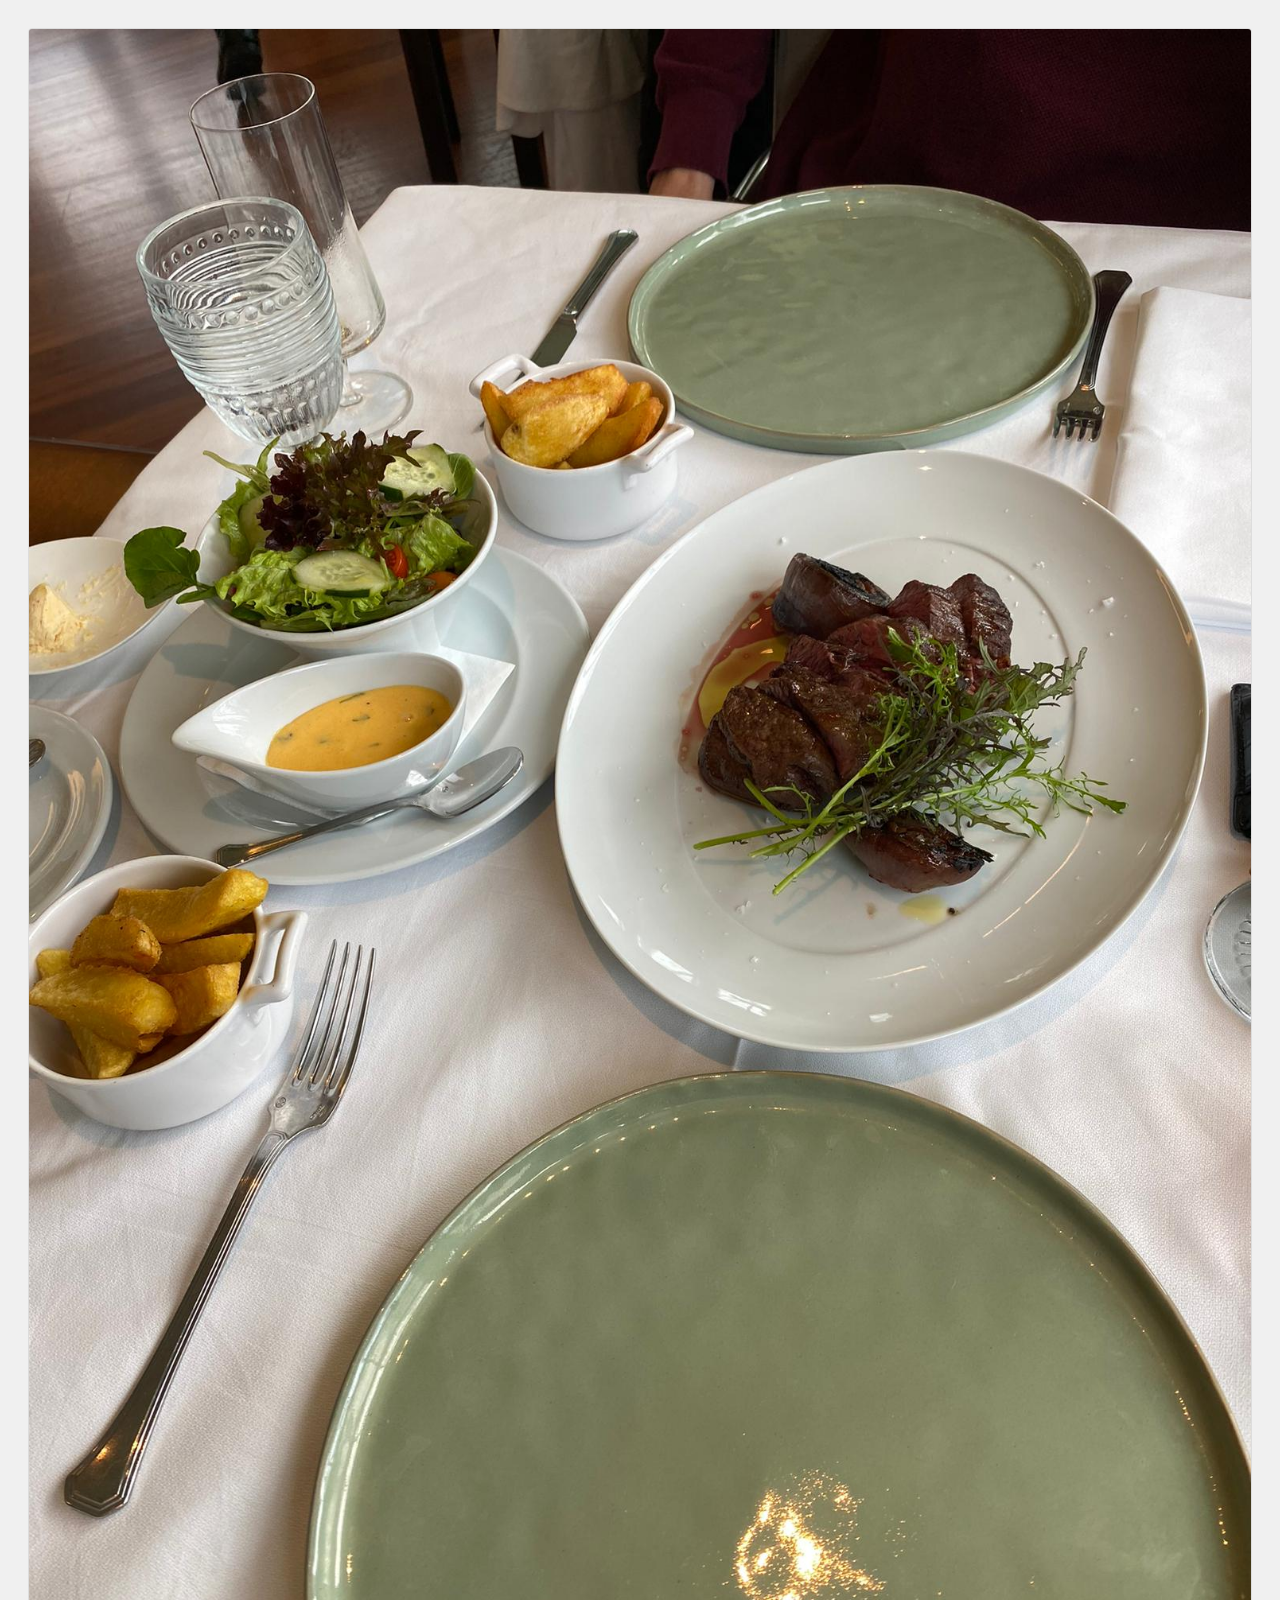
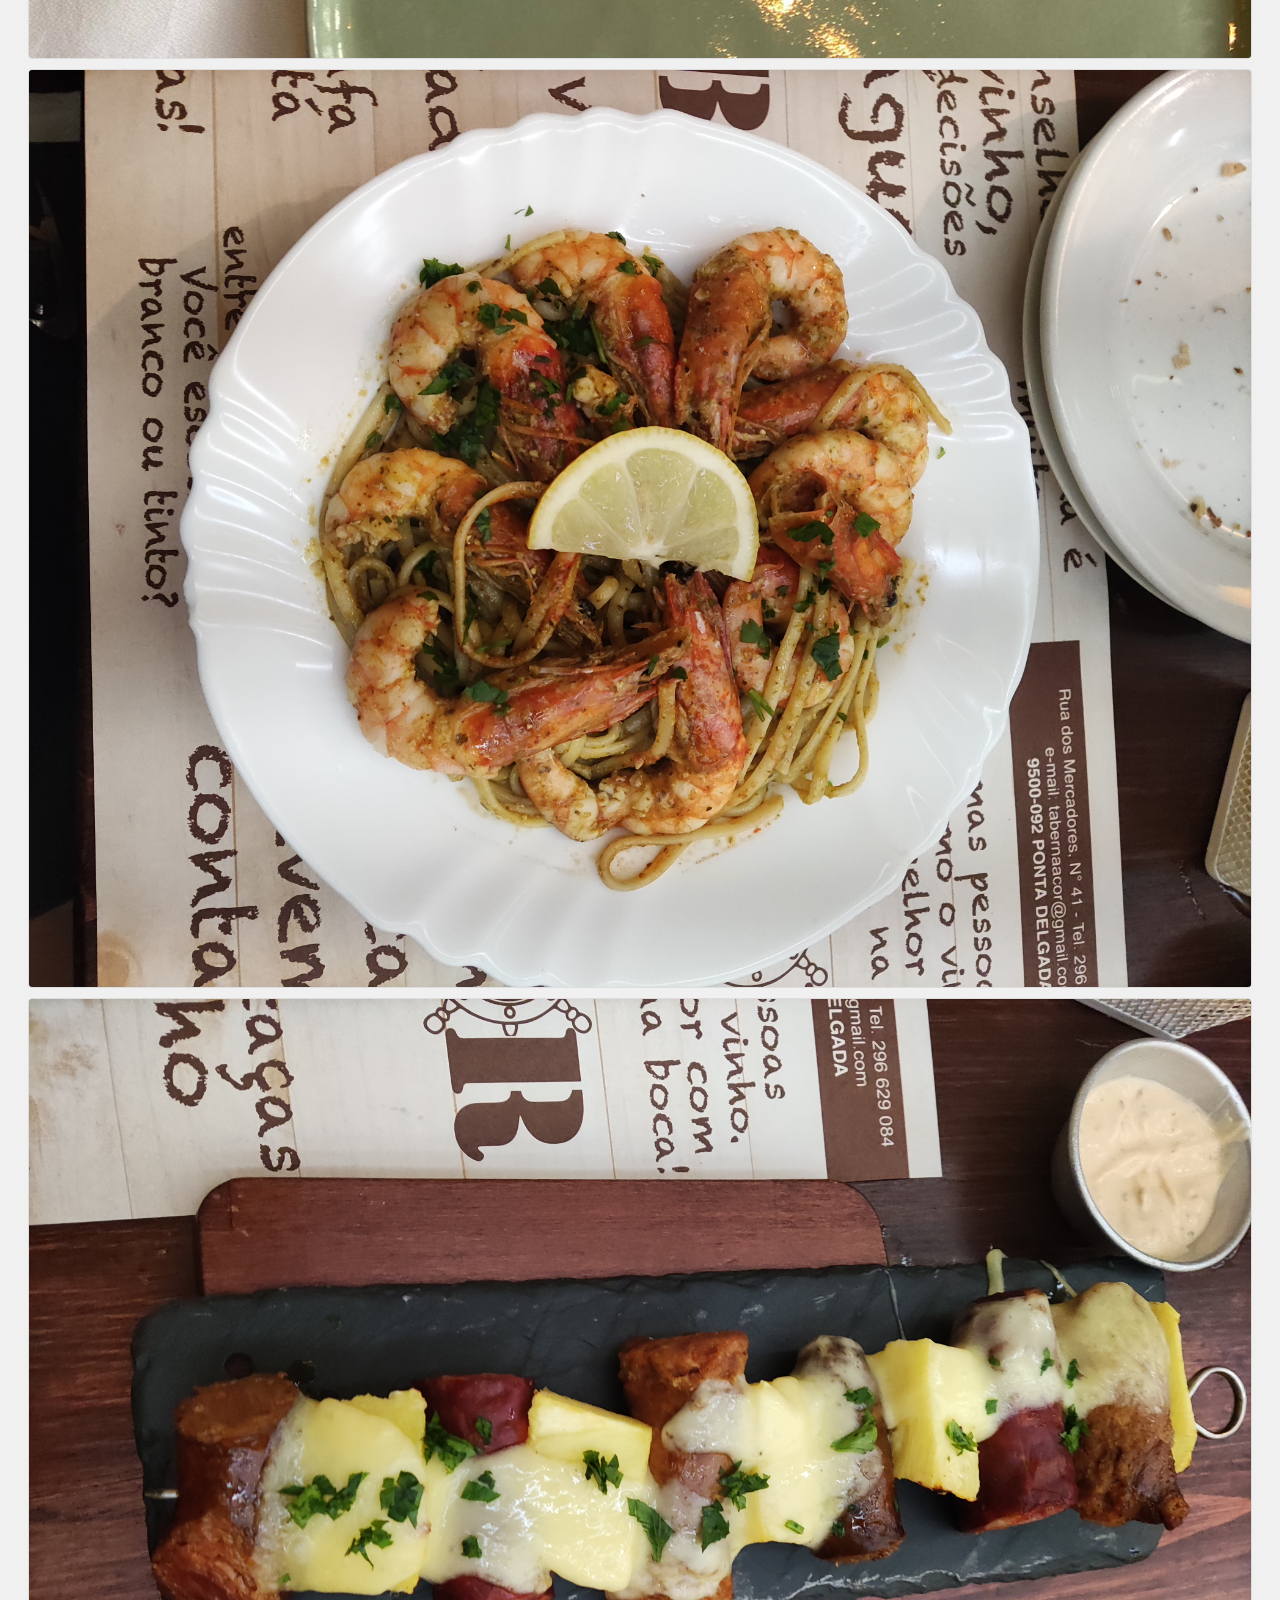
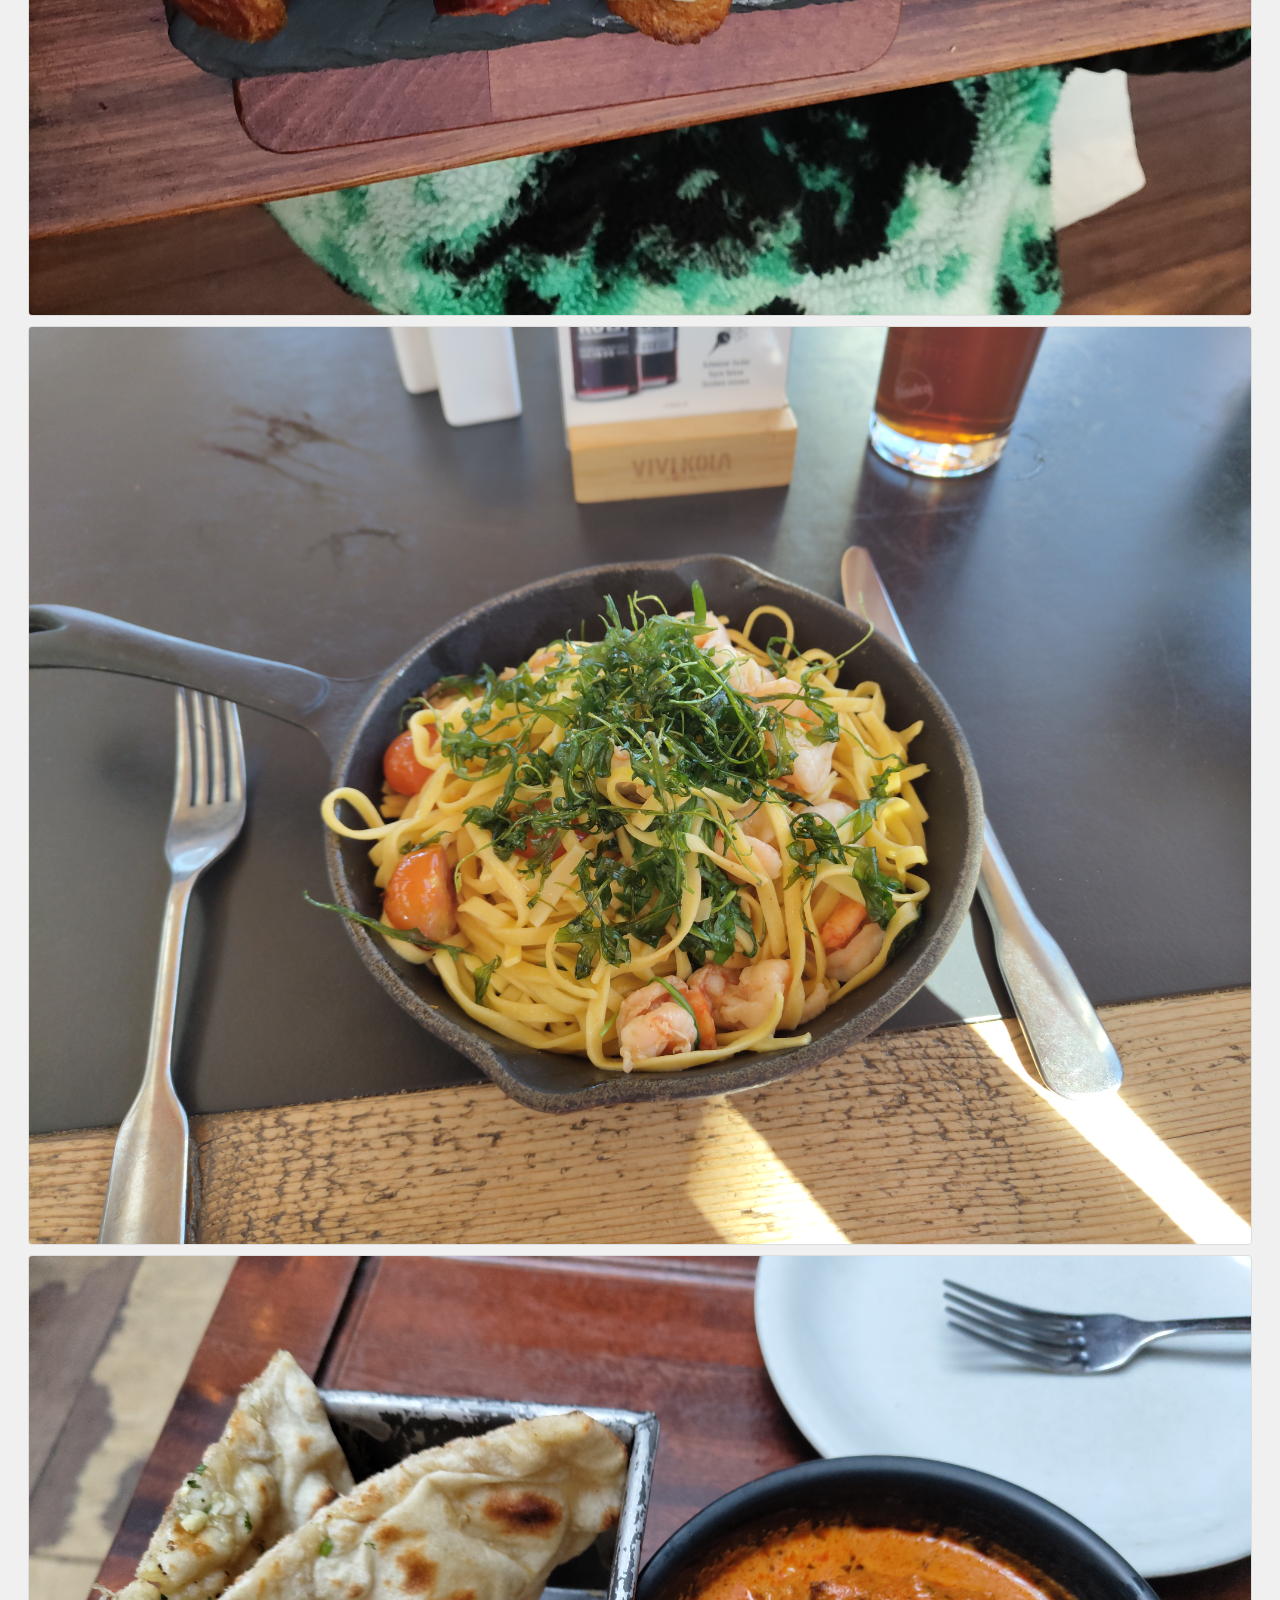
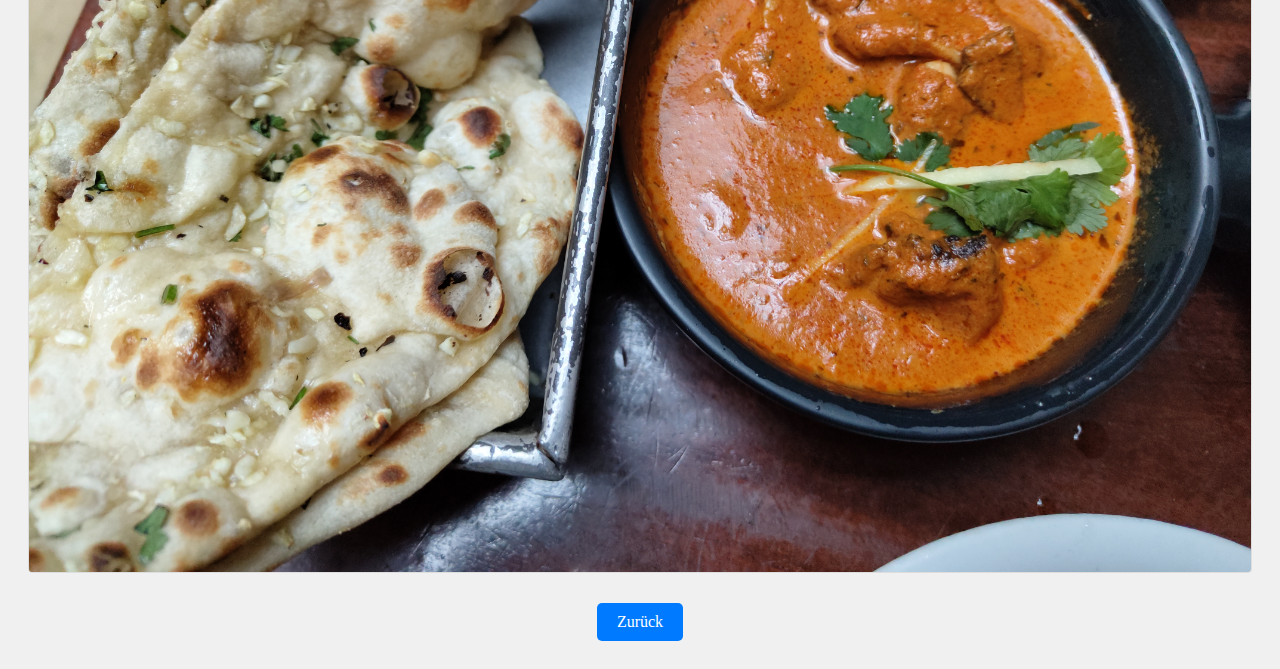
<file: Lissabon.htm>
<!DOCTYPE html>
<html lang="de">
    <head>
        <meta charset="UTF-8">
        <title>Bildergalerie</title>
        <link rel="stylesheet" href="styles.css">
    
      
    </head>
<body>


<div class="image-container">
    <img src="Lissabon/IMG-20230106-WA0013.jpg" alt="Bildbeschreibung 2">
</div>
<div class="image-container">
    <img src="Lissabon/IMG_20230107_192730.jpg" alt="Bildbeschreibung 2">
</div>
<div class="image-container">
    <img src="Lissabon/IMG_20230107_192734.jpg" alt="Bildbeschreibung 2">
</div>
<div class="image-container">
    <img src="Lissabon/IMG_20240223_134902629.jpg" alt="Bildbeschreibung 2">
</div>
<div class="image-container">
    <img src="Lissabon/IMG_20240302_125920063.jpg" alt="Bildbeschreibung 2">
</div>


<a href="index.html" class="back-button">Zurück</a>

</body>
</html>
</file>
<file: styles.css>
body {
    display: flex;
    flex-direction: column;
    align-items: center;
    gap: 10px;
    padding: 20px;
    background-color: #f0f0f0;
}

#gallery {
    display: flex;
    flex-wrap: wrap;
    justify-content: center;
    gap: 10px;
}

.image-container {
    border: 1px solid #ddd;
    border-radius: 4px;
    overflow: hidden;
}

.portrait {
    width: 150px;
}

.landscape {
    width: 200px;
}

.image-container img {
    width: 100%;
    height: auto;
    display: block;
}


.back-button {
    margin-top: 20px;
    padding: 10px 20px;
    background-color: #007bff;
    color: white;
    text-decoration: none;
    border-radius: 5px;
}

.back-button:hover {
    background-color: #0071ea;
}


/* ich habe auch den button dunkel gefärbt, wenn man drüber hovered mit der maus.
/* hier wurde der style des Buttons bestimmt. Und ich bin mir immernoch nicht sicher, ob ich ihn Blau haben möchte ;)
</file>
